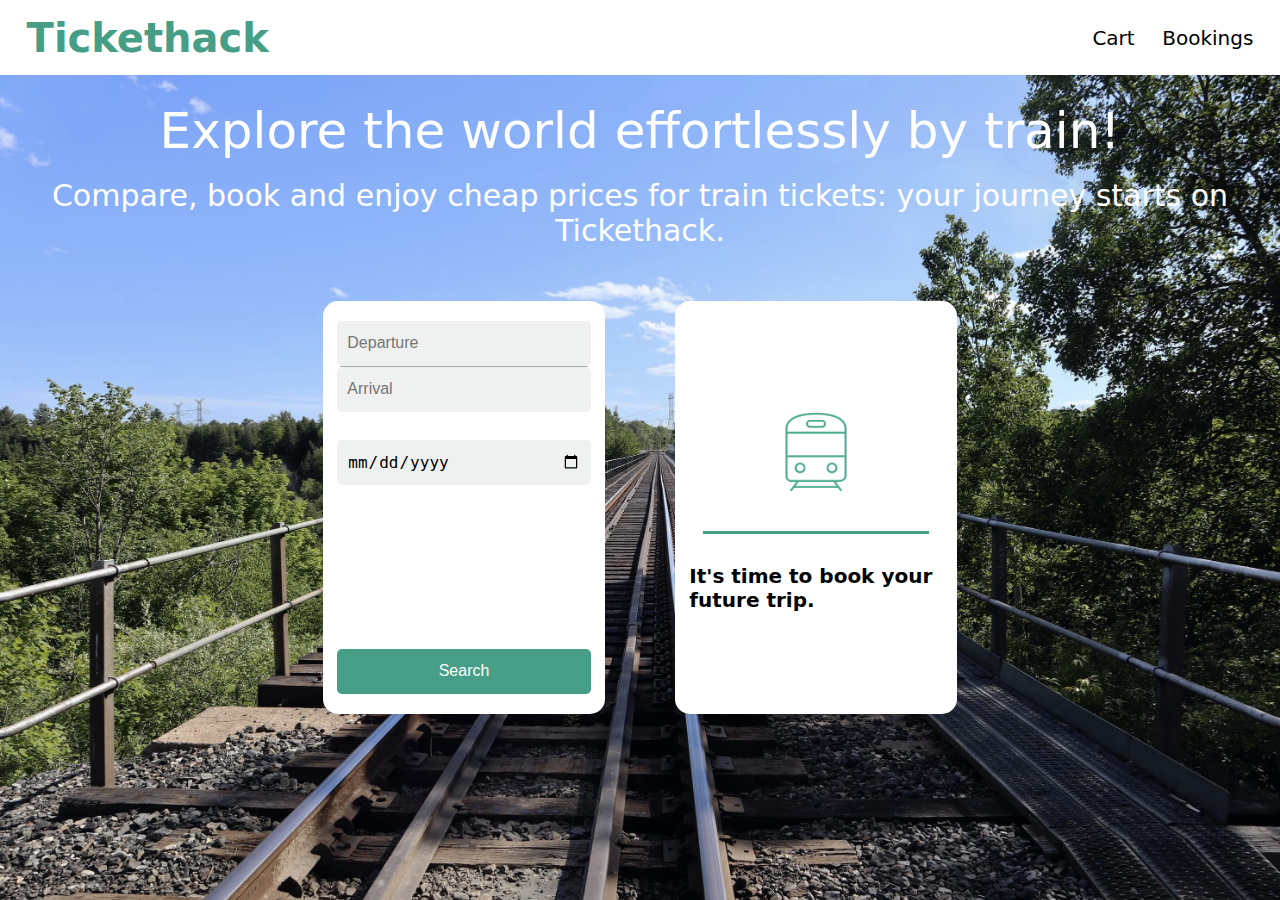
<file: index.html>
<!DOCTYPE html>
<html lang="en">

<head>
  <link rel="stylesheet" href="index-style.css">
  <meta charset="UTF-8" />
  <meta name="viewport" content="width=device-width, initial-scale=1.0" />
  <link rel="preconnect" href="https://fonts.googleapis.com">
  <link rel="preconnect" href="https://fonts.gstatic.com" crossorigin>
  <link
    href="https://fonts.googleapis.com/css2?family=Noto+Sans:ital,wght@0,100..900;1,100..900&family=Roboto:ital,wght@0,100..900;1,100..900&display=swap"
    rel="stylesheet">
  <title>TICKETHACK</title>

</head>

<body>
  <div id="container">
    <div id="header">
      <h1 class="tickethack"><a href="index.html">Tickethack</a></h1>
      <div id="panier">
        <h4 class="cart"><a href="cart.html">Cart</a></h3>
        <h4 class="bokkings"><a href="bookings.html">Bookings</a></h3>
      </div>
    </div>
    <div id="contain">
      <div id="explore">
        <h2 class="world">Explore the world effortlessly by train!</h2>
        <p class="compare">Compare, book and enjoy cheap prices for train tickets: your journey starts on Tickethack.</p>
      </div>
      <div id="encards">
        <div id="reserch">
          <input type="text" class="departure" alt="departure" placeholder="Departure"/>
          <hr class="deparr">
          <input type="text" class="arrival" alt="arrival" placeholder="Arrival"/>
          <input type="date" class="calendar" alt="calendar"/>
          <button class="search" type="button">Search</button>
        </div>
        <div id="result">
          <div id="placeholder-train">
            <img class="train" src="images/train.png">
            <hr>
            <p class="future"> It's time to book your future trip.</p>
          </div>
          
          <div id="no-trip">
            <img class="not-found" src="images/notfound.png">
            <hr>
            <p class="no-future"> No trip found.</p>
          </div>

          <div id="all-trips"></div>
        </div>

      </div>
    </div>
  </div>

  <script src = "index-script.js"></script>
</body>

</html>
</file>
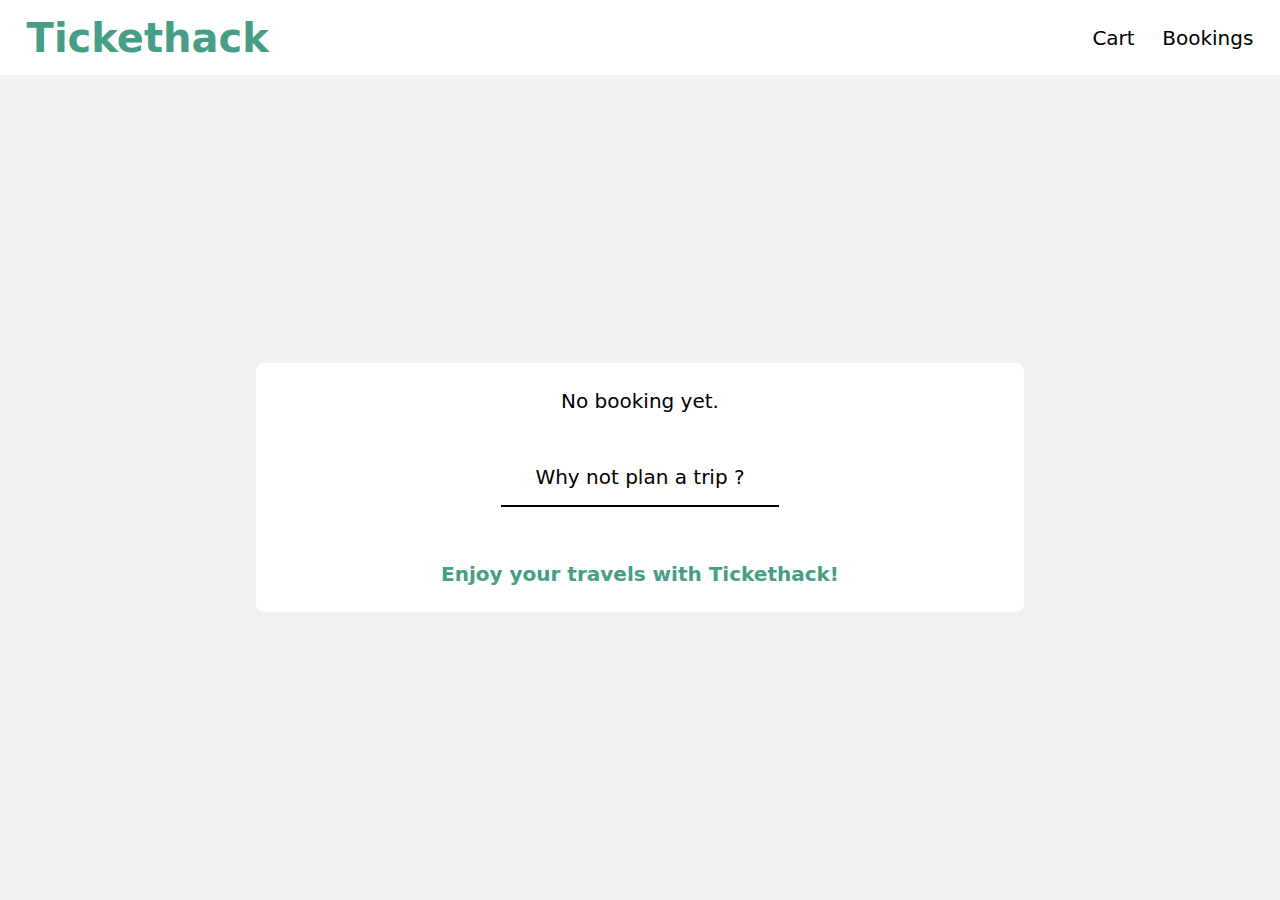
<file: bookings.html>
<!DOCTYPE html>
<html lang="en">

<head>
    <meta charset="UTF-8">
    <meta name="viewport" content="width=device-width, initial-scale=1.0">
    <link rel="stylesheet" href="bookings-style.css">
    <title>Bookings</title>
</head>

<body>
    <div id="container">
        <div id="header">
            <h1 class="tickethack"><a href="index.html">Tickethack</a></h1>
            <div id="panier">
                <h4 class="cart"><a href="cart.html">Cart</a></h3>
                    <h4 class="bookings"><a href="bookings.html">Bookings</a></h3>
            </div>
        </div>
        <div id="contain">
            <div id="contain-up">
                <div id="placeholder">
                    <p>No booking yet.</p>
                    <p>Why not plan a trip ?</p>
                </div>
                <div class="mybookings">
                    <h3>My bookings</h3>
                </div>
                <div class="enjoy">
                    <hr>
                    <p class="travel">Enjoy your travels with Tickethack!</p>
                </div>

            </div>
            <div id="contain-down">
                <div class="total">
                    <p class="total">Total: <span class="total" id="total">103$</span></p>
                </div>
            </div>
        </div>
    </div>
    <script src="bookings-script.js"></script>

</body>

</html>
</file>
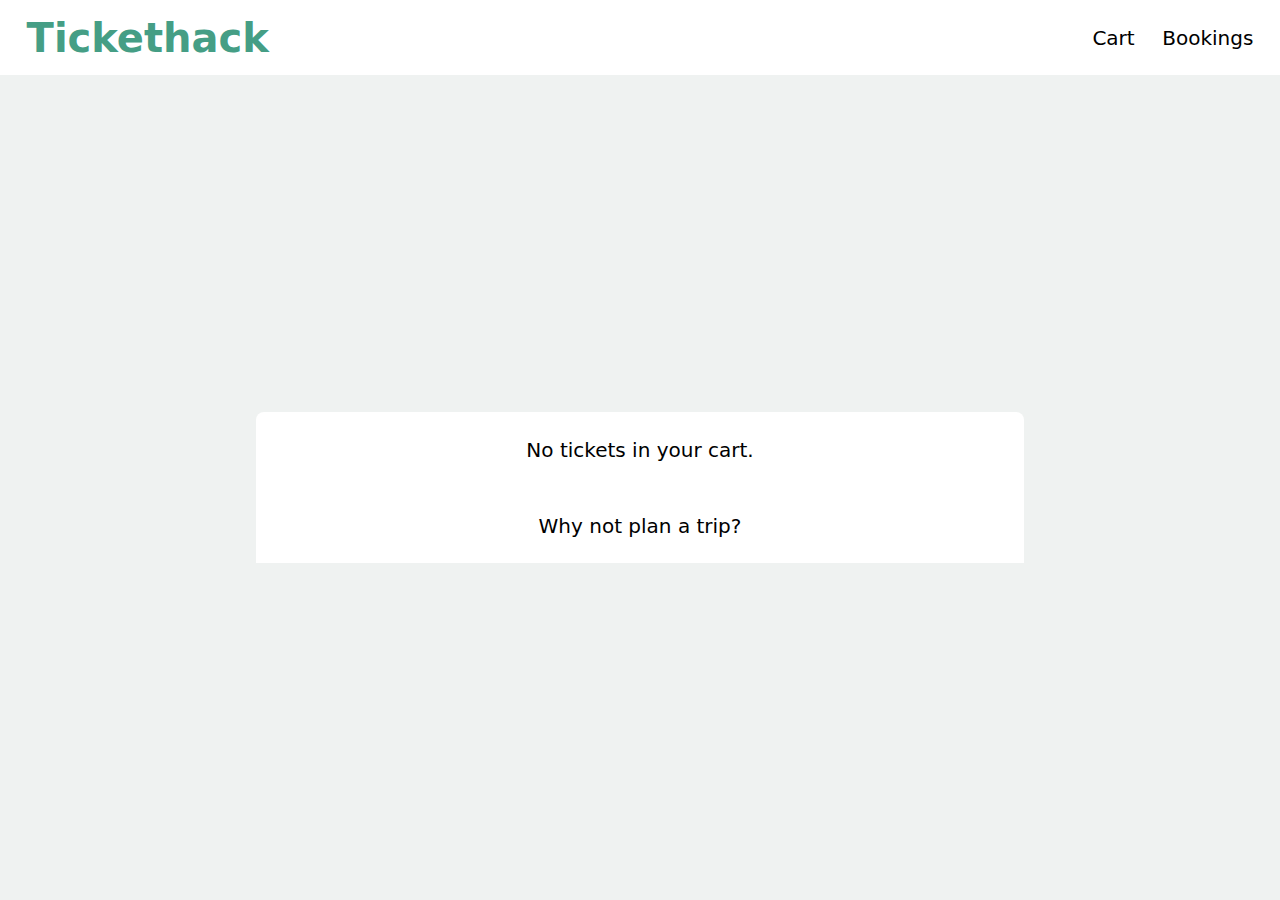
<file: cart.html>
<!DOCTYPE html>
<html lang="en">
<head>
    <meta charset="UTF-8">
    <meta name="viewport" content="width=device-width, initial-scale=1.0">
    <link rel="stylesheet" href="cart-style.css">
    <title>Cart</title>
</head>
<body>
    <div id="container">
        <div id="header">
            <h1 class="tickethack"><a href="index.html">Tickethack</a></h1>
            <div id="panier">
              <h4 class="cart"><a href="cart.html">Cart</a></h3>
              <h4 class="bookings"><a href="bookings.html">Bookings</a></h3>
            </div>
          </div>
        <div id="contain">
            <div id="contain-up">
                <div id="placeholder">
                    <p>No tickets in your cart.</p>
                    <p>Why not plan a trip?</p>
                </div>
                <div class="carts">
                    <div class="mycart">
                        <h3>My Cart</h3>
                    </div>
                    <!-- --------------------------------------------------- -->
                </div>    
            </div>
            <div id="contain-down">
                <div class="total">
                    <p class="total">Total: <span class="total" id="total"></span></p>
                </div>
                <div class="purchase">
                    <button id="purchase" type="button">Purchase</button>
                </div>
            </div>
        </div>
    </div>
    <script src = "cart-script.js"></script>
</body>
</html>
</file>
<file: index-style.css>
* {
    padding: 0;
    margin: 0;
    box-sizing: border-box;
}

#container {
    display: grid;
    height: 100vh;
    width: 100vw;
    grid-template-rows: repeat(12, 1fr);
    grid-template-columns: repeat(12, 1fr);
}

#header {
    display: flex;
    grid-row-start: 1;
    grid-row-end: 2;
    grid-column-start: 1;
    grid-column-end: 13;
    flex-direction: row;
    justify-content: space-between;
    font-family: system-ui, -apple-system, BlinkMacSystemFont, 'Segoe UI', Roboto, Oxygen, Ubuntu, Cantarell, 'Open Sans', 'Helvetica Neue', sans-serif;
}

.tickethack {
    margin-left: 2vw;
    text-align: center;
    margin-top: auto;
    margin-bottom: auto;
    color: #459e85;
    font-weight: 700;
    font-size: 40px;
}

#panier {
    display: flex;
    flex-direction: row;
    justify-content: center;
    text-align: center;
    margin-right: 2vw;
    margin-top: auto;
    margin-bottom: auto;
    font-size: 20px;
}

h4 {
    font-weight: 500;
}

.cart {
    margin-right: 2vw;
}

a {
    outline: none;
    text-decoration: none;
    padding: 2px 1px 0;
}

a:link {
    color: inherit;
}

a:visited {
    color: inherit;
}

#contain {
    display: flex;
    grid-row-start: 2;
    grid-row-end: 13;
    grid-column-start: 1;
    grid-column-end: 13;
    background-image: url("./images/background.jpg");
    background-position: inherit;
    background-size: cover;
    flex-direction: column;
    align-items: center;
    justify-content: flex-start;
    color: white;
    font-family: system-ui, -apple-system, BlinkMacSystemFont, 'Segoe UI', Roboto, Oxygen, Ubuntu, Cantarell, 'Open Sans', 'Helvetica Neue', sans-serif;

}

#explore {
    display: flex;
    flex-direction: column;
    align-items: center;
    justify-content: center;
    height: 15%;
    width: 100%;
    margin-top: 3%;
    margin-bottom: 3%;
}

.world {
    margin-top: auto;
    margin-bottom: 2vh;
    font-size: 50px;
    text-align: center;
    font-weight: 500;


}

.compare {
    margin-bottom: auto;
    font-size: 30px;
    text-align: center;
    width: 100%;
}

#encards {
    height: 50%;
    width: 55%;
    display: flex;
    display: flex;
    flex-direction: row;
    align-items: stretch;
    justify-content: center;
    margin-top: 2%;
}

#reserch {
    margin-left: auto;
    margin-right: auto;
    background-color: white;
    color: black;
    width: 40%;
    border-radius: 15px;
    display: flex;
    flex-direction: column;
    align-items: center;
}

input:focus {
    outline: none;
    border: solid #4e84cc;

}

.departure {
    border: none;
    border-bottom-color: grey;
    background-color: #eff1f1;
    border-radius: 5px;
    margin-top: 7%;
    margin-right: 7%;
    margin-left: 7%;
    padding: 10px;
    height: 5vh;
    font-size: 16px;
    width: 90%;


}

.arrival {
    border: none;
    background-color: #eff1f1;
    border-radius: 5px;
    margin-bottom: 10%;
    margin-right: 7%;
    margin-left: 7%;
    padding: 10px;
    height: 5vh;
    font-size: 16px;
    width: 90%;


}

.deparr {
    width: 88%;
    display: block;
    border: 0;
    border-top: 1px solid #aaadac;
    padding: 0;
    margin: 0;
}

.calendar {
    border: none;
    background-color: #eff1f1;
    border-radius: 5px;
    margin-bottom: auto;
    margin-right: 7%;
    margin-left: 7%;
    padding: 10px;
    height: 5vh;
    font-size: 16px;
    width: 90%;

}

.search {
    border: none;
    background-color: #459e85;
    color: white;
    border-radius: 5px;
    margin-top: auto;
    margin-bottom: 7%;
    margin-right: 7%;
    margin-left: 7%;
    height: 5vh;
    font-size: 16px;
    cursor: pointer;
    width: 90%;


}

#result {
    margin-left: auto;
    margin-right: auto;
    background-color: white;
    color: black;
    width: 40%;
    border-radius: 15px;
    display: flex;
    flex-direction: column;
    justify-content: center;
    align-items: stretch;
}

#placeholder-train {
    color: black;
    display: flex;
    flex-direction: column;
    justify-content: center;
    align-items: center;
    height: 100%;
}

.train {
    width: 35%;
    margin: 5%;
}

hr {
    width: 80%;
    display: block;
    border: 0;
    border-top: 3px solid #459e85;
    margin: 1em 0;
    padding: 0;
}

.future {
    margin: 5%;
    font-size: 20px;
    font-weight: 600;
}

#all-trips {
    overflow-y: scroll;
    display: none;
    flex-direction: column;
    align-items: center;
    width: 98%;
    height: 95%;

}

.cart-row {
    display: flex;
    margin-top: 2vh;
    margin-left: 2vh;
    justify-content: center;
    border-radius: 5px;
    height: 5vh;
    background-color: #f5eeee;
}

.cart-row>p {
    margin: auto;
}

.book-train {
    margin: auto;
    width: 15%;
    height: 65%;
    border-radius: 5px;
    background-color: #459e85;
    color: white;
    border: none;
}

#no-trip {
    color: black;
    display: none;
    flex-direction: column;
    justify-content: center;
    align-items: center;
    height: 100%;
}

.not-found {
    width: 35%;
    margin: 5%;
}

.no-future {
    margin: 5%;
    font-size: 20px;
    font-weight: 600;
}
</file>
<file: bookings-style.css>
* {
    /* border: 1px solid red; */
    box-sizing: border-box;
    margin: 0;
    padding: 0;
}

#container {
    display: grid;
    grid-template-rows: repeat(12, 1fr);
    grid-template-columns: repeat(12, 1fr);
    height: 100vh;
    font-family: system-ui, -apple-system, BlinkMacSystemFont, 'Segoe UI', Roboto, Oxygen, Ubuntu, Cantarell, 'Open Sans', 'Helvetica Neue', sans-serif;

}

/* Header Start*/
#header {
    display: flex;
    grid-row-start: 1;
    grid-row-end: 2;
    grid-column-start: 1;
    grid-column-end: 13;
    flex-direction: row;
    justify-content: space-between;
    font-family: system-ui, -apple-system, BlinkMacSystemFont, 'Segoe UI', Roboto, Oxygen, Ubuntu, Cantarell, 'Open Sans', 'Helvetica Neue', sans-serif;
}

.tickethack {
    margin-left: 2vw;
    text-align: center;
    margin-top: auto;
    margin-bottom: auto;
    color: #459e85;
    font-weight: 700;
    font-size: 40px;
}

#panier {
    display: flex;
    flex-direction: row;
    justify-content: center;
    text-align: center;
    margin-right: 2vw;
    margin-top: auto;
    margin-bottom: auto;
    font-size: 20px;
}

h4 {
  font-weight: 500;
}

.cart {
  margin-right: 2vw;
}

a {
    outline: none;
    text-decoration: none;
    padding: 2px 1px 0;
}

a:link {
    color: inherit;
}

a:visited{
    color: inherit;
  }
/* Header end*/

#contain {
    grid-row-start: 2;
    grid-row-end: 13;
    grid-column-start: 1;
    grid-column-end: 13;
    background-color: rgba(239, 242, 241, 255);
    display: flex;
    flex-direction: column;
    justify-content: center;
    align-items: center;
}

#contain-up {
    height: auto;
    width: 60%;
    padding: 2%;
    display: flex;
    flex-direction: column;
    justify-content: center;
    align-items: center;
    background-color: white;
    border-radius: 8px;
}

.mybookings {
    display: none;
    flex-direction: column;
    justify-content: center;
    align-items: center;
    width: 100%;
    height: 80%;
}

#placeholder {
    font-size: 20px;
    text-align: center;
    font-weight: 500;
    display: flex;
    flex-direction: column;
    height: 100px;
    justify-content: space-between;
}

.booking-row {
    display: flex;
    flex-direction: row;
    justify-content: space-around;
    align-items: center;
    width: 80%;
    background-color: rgba(245, 238, 238, 255);
    margin: 8px;
    height: 45px;
}

#contain-down {
    height: 10%;
    width: 60%;
    display:none;
    flex-direction: row;
    justify-content: space-around;
    align-items: center;
    background-color: white;
    border-bottom-right-radius: 8px;
    border-bottom-left-radius: 8px;
    /*arrondir les bordurs du bas*/
}


.total {
    color: white;
}


.mybookings {
    margin-bottom: 5%;
}

.cart-row {
    display: flex;
    flex-direction: row;
    justify-content: space-between;
    align-items: center;
    width: 80%;
    background-color: rgba(245, 238, 238, 255);
    margin-top: 40px;
    height: 80px;
    padding: 2%;
    font-size: 20px;
    font-weight: 600;
    border-radius: 5px;
  }

.enjoy {
    display: flex;
    flex-direction: column;
    justify-content: center;
    align-items: center;
}

hr {
    width: 70%;
    display: block;
    border: 0;
    border-top: 2px solid black;
    margin: 1em 0;
    padding: 0;
}

.travel {
    color:#459e85;
    margin-top: 10%;
    text-align: center;
    width: 100%;
    font-size: 20px;
    font-weight: 600;
  }
</file>
<file: cart-style.css>
* {
  /* border: 1px solid red; */
  box-sizing: border-box;
  margin: 0;
  padding: 0;
}

#container {
  display: grid;
  grid-template-rows: repeat(12, 1fr);
  grid-template-columns: repeat(12, 1fr);
  height: 100vh;
  font-family: system-ui, -apple-system, BlinkMacSystemFont, 'Segoe UI', Roboto, Oxygen, Ubuntu, Cantarell, 'Open Sans', 'Helvetica Neue', sans-serif;

}

/* Header Start*/
#header {
    display: flex;
    grid-row-start: 1;
    grid-row-end: 2;
    grid-column-start: 1;
    grid-column-end: 13;
    flex-direction: row;
    justify-content: space-between;
    font-family: system-ui, -apple-system, BlinkMacSystemFont, 'Segoe UI', Roboto, Oxygen, Ubuntu, Cantarell, 'Open Sans', 'Helvetica Neue', sans-serif;
}

.tickethack {
    margin-left: 2vw;
    text-align: center;
    margin-top: auto;
    margin-bottom: auto;
    color: #459e85;
    font-weight: 700;
    font-size: 40px;
}

#panier {
    display: flex;
    flex-direction: row;
    justify-content: center;
    text-align: center;
    margin-right: 2vw;
    margin-top: auto;
    margin-bottom: auto;
    font-size: 20px;
}

h4 {
  font-weight: 500;
}

.cart {
  margin-right: 2vw;
}

a {
    outline: none;
    text-decoration: none;
    padding: 2px 1px 0;
}

a:link {
    color: inherit;
}

a:visited{
    color: inherit;
  }
/* Header end*/

#contain {
  grid-row-start: 2;
  grid-row-end: 13;
  grid-column-start: 1;
  grid-column-end: 13;
  background-color: rgba(239, 242, 241, 255);
  display: flex;
  flex-direction: column;
  justify-content: center;
  align-items: center;
}

#contain-up {
  height: auto;
  width: 60%;
  padding: 2%;
  display: flex;
  flex-direction: column;
  justify-content: center;
  align-items: center;
  background-color: white;
  border-top-left-radius: 8px; /*arrondir les bordure*/
  border-top-right-radius: 8px;
}
.carts {
  display: none;
  flex-direction: column;
  justify-content: center;
  align-items: center;
  width: 100%;
  height: 80%;
}

.mycart {
  background-color: white;
  margin-bottom: 1%;
}

.cart-row {
  display: flex;
  flex-direction: row;
  justify-content: space-between;
  align-items: center;
  width: 80%;
  background-color: rgba(245, 238, 238, 255);
  margin: 8px;
  height: 45px;
  padding: 2%;
  font-size: 18px;
  border-radius: 5px;
}

#placeholder {
  font-size: 20px;
  text-align: center;
  font-weight: 500;
  display: flex;
  flex-direction: column;
  height: 100px;
  justify-content: space-between;
}

#contain-down {
  height: 10%;
  width: 60%;
  display: none;
  flex-direction: row;
  justify-content: space-around;
  align-items: center;
  background-color: rgba(0, 21, 62, 255);
  border-bottom-right-radius: 8px;
  border-bottom-left-radius: 8px; /*arrondir les bordurs du bas*/
}

#purchase {
  background-color: rgba(69, 158, 133, 255);
  padding: 10px 15px 10px 15px;
  border-bottom-right-radius: 8px;
  border-bottom-left-radius: 8px;
  border-top-left-radius: 8px;
  border-top-right-radius: 8px;
  border: none;
}

.total {
  color: white;
}

.delete {
  background-color: #459e85;
  width: 30px;
  height: 30px;
  border-bottom-right-radius: 8px;
  border-bottom-left-radius: 8px;
  border-top-left-radius: 8px;
  border-top-right-radius: 8px;
  border: none;
  color: white;
  cursor : pointer;
}
</file>
